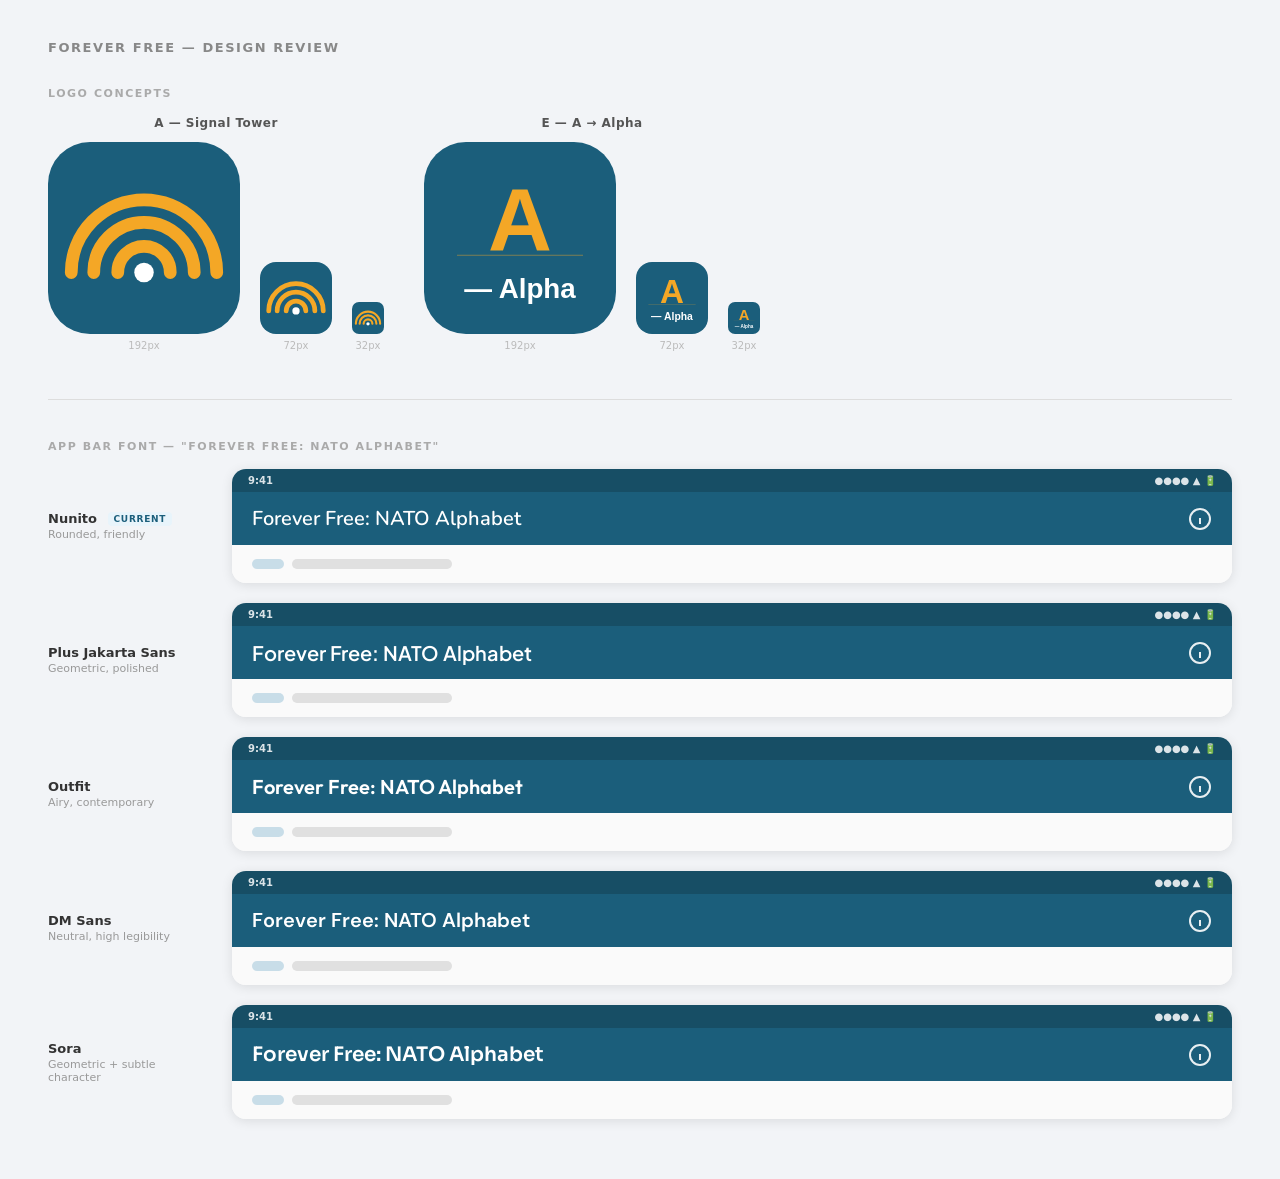
<file: design_review/index.html>
<!DOCTYPE html>
<html lang="en">
<head>
  <meta charset="UTF-8">
  <meta name="viewport" content="width=device-width, initial-scale=1.0">
  <title>Forever Free — Design Review</title>
  <link href="https://fonts.googleapis.com/css2?family=Plus+Jakarta+Sans:wght@400;600&family=Outfit:wght@400;600&family=DM+Sans:opsz,wght@9..40,400;9..40,600&family=Sora:wght@400;600&family=Nunito:wght@600&display=swap" rel="stylesheet">
  <style>
    *, *::before, *::after { box-sizing: border-box; margin: 0; padding: 0; }

    body {
      background: #F2F4F7;
      font-family: system-ui, sans-serif;
      padding: 40px 48px 60px;
      color: #1a1a1a;
    }

    h1 {
      font-size: 13px;
      font-weight: 600;
      letter-spacing: 0.12em;
      text-transform: uppercase;
      color: #888;
      margin-bottom: 32px;
    }

    /* ── Section header ─────────────────────────────────────────── */
    .section-label {
      font-size: 11px;
      font-weight: 700;
      letter-spacing: 0.14em;
      text-transform: uppercase;
      color: #aaa;
      margin: 48px 0 16px;
    }
    .section-label:first-of-type { margin-top: 0; }

    /* ── Logo row ────────────────────────────────────────────────── */
    .logo-row {
      display: flex;
      gap: 40px;
      align-items: flex-start;
    }

    .logo-card {
      display: flex;
      flex-direction: column;
      align-items: center;
      gap: 12px;
    }

    .logo-name {
      font-size: 12px;
      font-weight: 600;
      color: #555;
      letter-spacing: 0.04em;
    }

    /* logo at three sizes */
    .logo-sizes {
      display: flex;
      align-items: flex-end;
      gap: 20px;
    }
    .logo-sizes svg { display: block; border-radius: inherit; }
    .size-label {
      font-size: 10px;
      color: #bbb;
      text-align: center;
      margin-top: 6px;
    }
    .logo-size-wrap { display: flex; flex-direction: column; align-items: center; }

    /* ── Font comparison ─────────────────────────────────────────── */
    .font-bars {
      display: flex;
      flex-direction: column;
      gap: 20px;
    }

    .font-row {
      display: flex;
      align-items: center;
      gap: 24px;
    }

    .font-label-col {
      width: 160px;
      flex-shrink: 0;
    }
    .font-label-name {
      font-size: 13px;
      font-weight: 600;
      color: #333;
    }
    .font-label-note {
      font-size: 11px;
      color: #999;
      margin-top: 2px;
    }

    /* Phone chrome wrapper */
    .phone-bar {
      flex: 1;
      background: #fff;
      border-radius: 14px;
      overflow: hidden;
      box-shadow: 0 2px 12px rgba(0,0,0,0.10);
    }

    /* Fake status bar */
    .status-bar {
      background: #174e65;
      display: flex;
      justify-content: space-between;
      align-items: center;
      padding: 6px 16px;
    }
    .status-bar span {
      font-size: 10px;
      color: rgba(255,255,255,0.85);
      font-family: system-ui;
      font-weight: 600;
    }
    .status-icons { display: flex; gap: 6px; align-items: center; }

    /* App bar */
    .app-bar {
      background: #1B5E7B;
      display: flex;
      align-items: center;
      justify-content: space-between;
      padding: 14px 20px;
    }
    .app-bar-title {
      font-size: 20px;
      font-weight: 600;
      color: #ffffff;
      line-height: 1.25;
    }
    .app-bar-icon {
      width: 24px;
      height: 24px;
      opacity: 0.9;
    }

    /* Bottom preview strip */
    .screen-preview {
      background: #fafafa;
      padding: 14px 20px;
      display: flex;
      gap: 8px;
      align-items: center;
    }
    .preview-line {
      height: 10px;
      border-radius: 5px;
      background: #e0e0e0;
    }

    .f-plus-jakarta { font-family: 'Plus Jakarta Sans', sans-serif; }
    .f-outfit        { font-family: 'Outfit', sans-serif; }
    .f-dm-sans       { font-family: 'DM Sans', sans-serif; }
    .f-sora          { font-family: 'Sora', sans-serif; }
    .f-nunito        { font-family: 'Nunito', sans-serif; }

    .current-badge {
      display: inline-block;
      font-size: 9px;
      font-weight: 700;
      letter-spacing: 0.08em;
      text-transform: uppercase;
      background: #e8f4fb;
      color: #1B5E7B;
      padding: 2px 6px;
      border-radius: 4px;
      margin-left: 6px;
      vertical-align: middle;
    }

    .divider {
      border: none;
      border-top: 1px solid #ddd;
      margin: 48px 0 0;
    }
  </style>
</head>
<body>

  <h1>Forever Free — Design Review</h1>

  <!-- ── LOGOS ─────────────────────────────────────────────────── -->
  <div class="section-label">Logo Concepts</div>

  <div class="logo-row">

    <!-- Concept A: Signal Tower -->
    <div class="logo-card">
      <div class="logo-name">A — Signal Tower</div>
      <div class="logo-sizes">

        <div class="logo-size-wrap">
          <!-- 192px -->
          <svg width="192" height="192" viewBox="0 0 512 512" xmlns="http://www.w3.org/2000/svg" style="border-radius:42px">
            <rect width="512" height="512" rx="0" fill="#1B5E7B"/>
            <!-- Outer arc -->
            <path d="M 62 348 A 194 194 0 0 1 450 348"
                  stroke="#F4A726" stroke-width="34" fill="none" stroke-linecap="round"/>
            <!-- Middle arc -->
            <path d="M 122 348 A 134 134 0 0 1 390 348"
                  stroke="#F4A726" stroke-width="34" fill="none" stroke-linecap="round"/>
            <!-- Inner arc -->
            <path d="M 186 348 A 70 70 0 0 1 326 348"
                  stroke="#F4A726" stroke-width="34" fill="none" stroke-linecap="round"/>
            <!-- Center dot -->
            <circle cx="256" cy="348" r="26" fill="white"/>
          </svg>
          <div class="size-label">192px</div>
        </div>

        <div class="logo-size-wrap">
          <!-- 72px -->
          <svg width="72" height="72" viewBox="0 0 512 512" xmlns="http://www.w3.org/2000/svg" style="border-radius:16px">
            <rect width="512" height="512" fill="#1B5E7B"/>
            <path d="M 62 348 A 194 194 0 0 1 450 348"
                  stroke="#F4A726" stroke-width="34" fill="none" stroke-linecap="round"/>
            <path d="M 122 348 A 134 134 0 0 1 390 348"
                  stroke="#F4A726" stroke-width="34" fill="none" stroke-linecap="round"/>
            <path d="M 186 348 A 70 70 0 0 1 326 348"
                  stroke="#F4A726" stroke-width="34" fill="none" stroke-linecap="round"/>
            <circle cx="256" cy="348" r="26" fill="white"/>
          </svg>
          <div class="size-label">72px</div>
        </div>

        <div class="logo-size-wrap">
          <!-- 32px -->
          <svg width="32" height="32" viewBox="0 0 512 512" xmlns="http://www.w3.org/2000/svg" style="border-radius:7px">
            <rect width="512" height="512" fill="#1B5E7B"/>
            <path d="M 62 348 A 194 194 0 0 1 450 348"
                  stroke="#F4A726" stroke-width="34" fill="none" stroke-linecap="round"/>
            <path d="M 122 348 A 134 134 0 0 1 390 348"
                  stroke="#F4A726" stroke-width="34" fill="none" stroke-linecap="round"/>
            <path d="M 186 348 A 70 70 0 0 1 326 348"
                  stroke="#F4A726" stroke-width="34" fill="none" stroke-linecap="round"/>
            <circle cx="256" cy="348" r="26" fill="white"/>
          </svg>
          <div class="size-label">32px</div>
        </div>

      </div>
    </div>

    <!-- Concept E: A→Alpha Stack -->
    <div class="logo-card">
      <div class="logo-name">E — A → Alpha</div>
      <div class="logo-sizes">

        <div class="logo-size-wrap">
          <!-- 192px -->
          <svg width="192" height="192" viewBox="0 0 512 512" xmlns="http://www.w3.org/2000/svg" style="border-radius:42px">
            <rect width="512" height="512" fill="#1B5E7B"/>
            <!-- Large amber "A" -->
            <text x="256" y="210"
                  font-family="Arial Black, Impact, sans-serif"
                  font-size="236"
                  font-weight="900"
                  fill="#F4A726"
                  text-anchor="middle"
                  dominant-baseline="central">A</text>
            <!-- Thin amber separator line -->
            <line x1="88" y1="302" x2="424" y2="302"
                  stroke="#F4A726" stroke-width="3" opacity="0.45"/>
            <!-- White "— Alpha" -->
            <text x="256" y="390"
                  font-family="Arial, Helvetica, sans-serif"
                  font-size="74"
                  font-weight="700"
                  fill="white"
                  text-anchor="middle"
                  dominant-baseline="central">— Alpha</text>
          </svg>
          <div class="size-label">192px</div>
        </div>

        <div class="logo-size-wrap">
          <!-- 72px -->
          <svg width="72" height="72" viewBox="0 0 512 512" xmlns="http://www.w3.org/2000/svg" style="border-radius:16px">
            <rect width="512" height="512" fill="#1B5E7B"/>
            <text x="256" y="210"
                  font-family="Arial Black, Impact, sans-serif"
                  font-size="236" font-weight="900"
                  fill="#F4A726" text-anchor="middle" dominant-baseline="central">A</text>
            <line x1="88" y1="302" x2="424" y2="302"
                  stroke="#F4A726" stroke-width="3" opacity="0.45"/>
            <text x="256" y="390"
                  font-family="Arial, Helvetica, sans-serif"
                  font-size="74" font-weight="700"
                  fill="white" text-anchor="middle" dominant-baseline="central">— Alpha</text>
          </svg>
          <div class="size-label">72px</div>
        </div>

        <div class="logo-size-wrap">
          <!-- 32px -->
          <svg width="32" height="32" viewBox="0 0 512 512" xmlns="http://www.w3.org/2000/svg" style="border-radius:7px">
            <rect width="512" height="512" fill="#1B5E7B"/>
            <text x="256" y="210"
                  font-family="Arial Black, Impact, sans-serif"
                  font-size="236" font-weight="900"
                  fill="#F4A726" text-anchor="middle" dominant-baseline="central">A</text>
            <line x1="88" y1="302" x2="424" y2="302"
                  stroke="#F4A726" stroke-width="3" opacity="0.45"/>
            <text x="256" y="390"
                  font-family="Arial, Helvetica, sans-serif"
                  font-size="74" font-weight="700"
                  fill="white" text-anchor="middle" dominant-baseline="central">— Alpha</text>
          </svg>
          <div class="size-label">32px</div>
        </div>

      </div>
    </div>

  </div><!-- /.logo-row -->

  <hr class="divider">

  <!-- ── FONT COMPARISON ───────────────────────────────────────── -->
  <div class="section-label" style="margin-top:40px">App Bar Font — "Forever Free: NATO Alphabet"</div>

  <div class="font-bars">

    <!-- Current: Nunito -->
    <div class="font-row">
      <div class="font-label-col">
        <div class="font-label-name">Nunito <span class="current-badge">current</span></div>
        <div class="font-label-note">Rounded, friendly</div>
      </div>
      <div class="phone-bar">
        <div class="status-bar">
          <span>9:41</span>
          <div class="status-icons">
            <span>●●●● ▲ 🔋</span>
          </div>
        </div>
        <div class="app-bar">
          <span class="app-bar-title f-nunito">Forever Free: NATO Alphabet</span>
          <svg class="app-bar-icon" viewBox="0 0 24 24" fill="none" stroke="white" stroke-width="2">
            <circle cx="12" cy="12" r="10"/><line x1="12" y1="8" x2="12" y2="8" stroke-width="2.5"/><line x1="12" y1="11" x2="12" y2="17"/>
          </svg>
        </div>
        <div class="screen-preview">
          <div class="preview-line" style="width:32px; background:#c8dde8"></div>
          <div class="preview-line" style="width:160px"></div>
        </div>
      </div>
    </div>

    <!-- Plus Jakarta Sans -->
    <div class="font-row">
      <div class="font-label-col">
        <div class="font-label-name">Plus Jakarta Sans</div>
        <div class="font-label-note">Geometric, polished</div>
      </div>
      <div class="phone-bar">
        <div class="status-bar">
          <span>9:41</span>
          <div class="status-icons"><span>●●●● ▲ 🔋</span></div>
        </div>
        <div class="app-bar">
          <span class="app-bar-title f-plus-jakarta">Forever Free: NATO Alphabet</span>
          <svg class="app-bar-icon" viewBox="0 0 24 24" fill="none" stroke="white" stroke-width="2">
            <circle cx="12" cy="12" r="10"/><line x1="12" y1="8" x2="12" y2="8" stroke-width="2.5"/><line x1="12" y1="11" x2="12" y2="17"/>
          </svg>
        </div>
        <div class="screen-preview">
          <div class="preview-line" style="width:32px; background:#c8dde8"></div>
          <div class="preview-line" style="width:160px"></div>
        </div>
      </div>
    </div>

    <!-- Outfit -->
    <div class="font-row">
      <div class="font-label-col">
        <div class="font-label-name">Outfit</div>
        <div class="font-label-note">Airy, contemporary</div>
      </div>
      <div class="phone-bar">
        <div class="status-bar">
          <span>9:41</span>
          <div class="status-icons"><span>●●●● ▲ 🔋</span></div>
        </div>
        <div class="app-bar">
          <span class="app-bar-title f-outfit">Forever Free: NATO Alphabet</span>
          <svg class="app-bar-icon" viewBox="0 0 24 24" fill="none" stroke="white" stroke-width="2">
            <circle cx="12" cy="12" r="10"/><line x1="12" y1="8" x2="12" y2="8" stroke-width="2.5"/><line x1="12" y1="11" x2="12" y2="17"/>
          </svg>
        </div>
        <div class="screen-preview">
          <div class="preview-line" style="width:32px; background:#c8dde8"></div>
          <div class="preview-line" style="width:160px"></div>
        </div>
      </div>
    </div>

    <!-- DM Sans -->
    <div class="font-row">
      <div class="font-label-col">
        <div class="font-label-name">DM Sans</div>
        <div class="font-label-note">Neutral, high legibility</div>
      </div>
      <div class="phone-bar">
        <div class="status-bar">
          <span>9:41</span>
          <div class="status-icons"><span>●●●● ▲ 🔋</span></div>
        </div>
        <div class="app-bar">
          <span class="app-bar-title f-dm-sans">Forever Free: NATO Alphabet</span>
          <svg class="app-bar-icon" viewBox="0 0 24 24" fill="none" stroke="white" stroke-width="2">
            <circle cx="12" cy="12" r="10"/><line x1="12" y1="8" x2="12" y2="8" stroke-width="2.5"/><line x1="12" y1="11" x2="12" y2="17"/>
          </svg>
        </div>
        <div class="screen-preview">
          <div class="preview-line" style="width:32px; background:#c8dde8"></div>
          <div class="preview-line" style="width:160px"></div>
        </div>
      </div>
    </div>

    <!-- Sora -->
    <div class="font-row">
      <div class="font-label-col">
        <div class="font-label-name">Sora</div>
        <div class="font-label-note">Geometric + subtle character</div>
      </div>
      <div class="phone-bar">
        <div class="status-bar">
          <span>9:41</span>
          <div class="status-icons"><span>●●●● ▲ 🔋</span></div>
        </div>
        <div class="app-bar">
          <span class="app-bar-title f-sora">Forever Free: NATO Alphabet</span>
          <svg class="app-bar-icon" viewBox="0 0 24 24" fill="none" stroke="white" stroke-width="2">
            <circle cx="12" cy="12" r="10"/><line x1="12" y1="8" x2="12" y2="8" stroke-width="2.5"/><line x1="12" y1="11" x2="12" y2="17"/>
          </svg>
        </div>
        <div class="screen-preview">
          <div class="preview-line" style="width:32px; background:#c8dde8"></div>
          <div class="preview-line" style="width:160px"></div>
        </div>
      </div>
    </div>

  </div><!-- /.font-bars -->

</body>
</html>
</file>
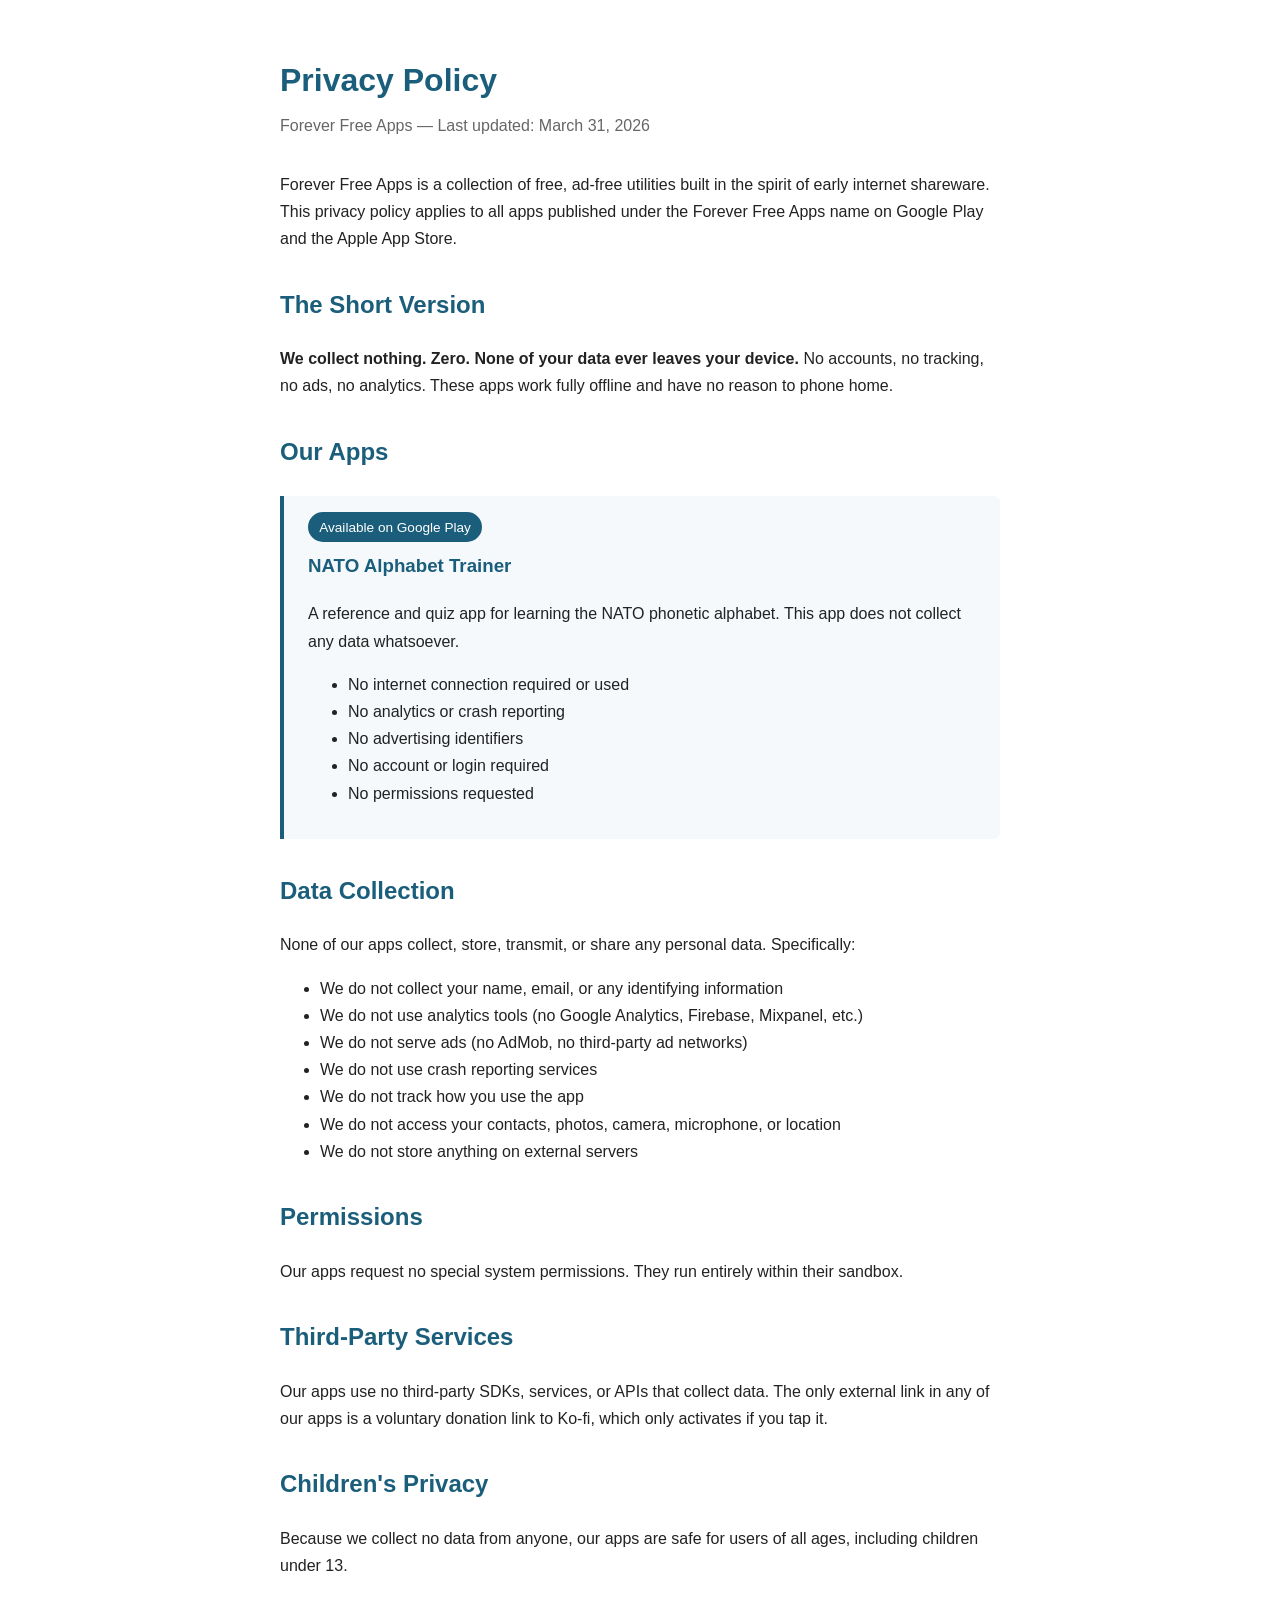
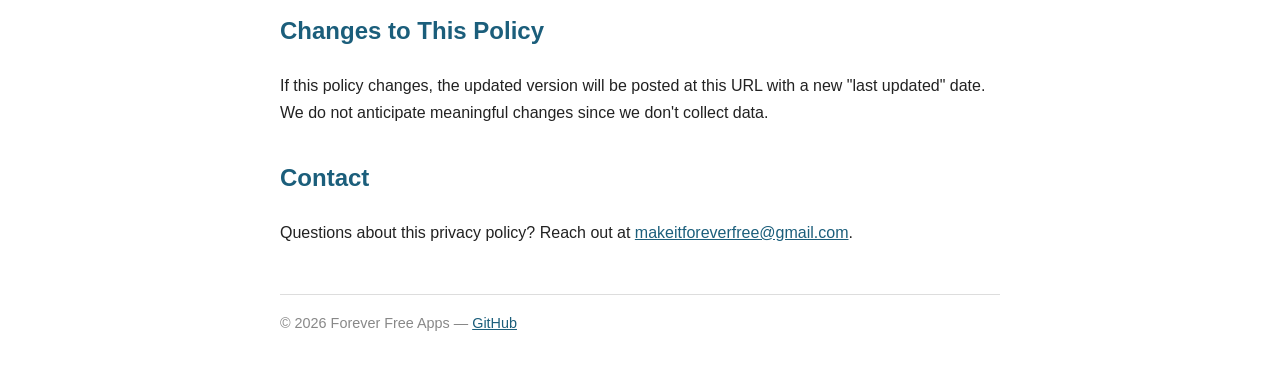
<file: privacy/index.html>
<!DOCTYPE html>
<html lang="en">
<head>
  <meta charset="UTF-8">
  <meta name="viewport" content="width=device-width, initial-scale=1.0">
  <title>Privacy Policy — Forever Free Apps</title>
  <style>
    body {
      font-family: -apple-system, BlinkMacSystemFont, "Segoe UI", Roboto, sans-serif;
      max-width: 720px;
      margin: 0 auto;
      padding: 2rem 1.5rem;
      color: #222;
      line-height: 1.7;
    }
    h1 { color: #1B5E7B; margin-bottom: 0.25rem; }
    h2 { color: #1B5E7B; margin-top: 2rem; }
    .subtitle { color: #666; margin-top: 0; margin-bottom: 2rem; }
    .app-section { background: #f5f9fc; border-left: 4px solid #1B5E7B; padding: 1rem 1.5rem; margin: 1.5rem 0; border-radius: 0 6px 6px 0; }
    .app-section h3 { margin-top: 0; color: #1B5E7B; }
    .badge { display: inline-block; background: #1B5E7B; color: white; padding: 0.2rem 0.7rem; border-radius: 999px; font-size: 0.85rem; margin-bottom: 0.5rem; }
    a { color: #1B5E7B; }
    footer { margin-top: 3rem; padding-top: 1rem; border-top: 1px solid #ddd; color: #888; font-size: 0.9rem; }
  </style>
</head>
<body>

  <h1>Privacy Policy</h1>
  <p class="subtitle">Forever Free Apps &mdash; Last updated: March 31, 2026</p>

  <p>
    Forever Free Apps is a collection of free, ad-free utilities built in the spirit of early
    internet shareware. This privacy policy applies to all apps published under the
    Forever Free Apps name on Google Play and the Apple App Store.
  </p>

  <h2>The Short Version</h2>
  <p>
    <strong>We collect nothing. Zero. None of your data ever leaves your device.</strong>
    No accounts, no tracking, no ads, no analytics. These apps work fully offline
    and have no reason to phone home.
  </p>

  <h2>Our Apps</h2>

  <div class="app-section">
    <span class="badge">Available on Google Play</span>
    <h3>NATO Alphabet Trainer</h3>
    <p>
      A reference and quiz app for learning the NATO phonetic alphabet.
      This app does not collect any data whatsoever.
    </p>
    <ul>
      <li>No internet connection required or used</li>
      <li>No analytics or crash reporting</li>
      <li>No advertising identifiers</li>
      <li>No account or login required</li>
      <li>No permissions requested</li>
    </ul>
  </div>

  <h2>Data Collection</h2>
  <p>None of our apps collect, store, transmit, or share any personal data. Specifically:</p>
  <ul>
    <li>We do not collect your name, email, or any identifying information</li>
    <li>We do not use analytics tools (no Google Analytics, Firebase, Mixpanel, etc.)</li>
    <li>We do not serve ads (no AdMob, no third-party ad networks)</li>
    <li>We do not use crash reporting services</li>
    <li>We do not track how you use the app</li>
    <li>We do not access your contacts, photos, camera, microphone, or location</li>
    <li>We do not store anything on external servers</li>
  </ul>

  <h2>Permissions</h2>
  <p>Our apps request no special system permissions. They run entirely within their sandbox.</p>

  <h2>Third-Party Services</h2>
  <p>
    Our apps use no third-party SDKs, services, or APIs that collect data.
    The only external link in any of our apps is a voluntary donation link to Ko-fi,
    which only activates if you tap it.
  </p>

  <h2>Children's Privacy</h2>
  <p>
    Because we collect no data from anyone, our apps are safe for users of all ages,
    including children under 13.
  </p>

  <h2>Changes to This Policy</h2>
  <p>
    If this policy changes, the updated version will be posted at this URL with a new
    "last updated" date. We do not anticipate meaningful changes since we don't collect data.
  </p>

  <h2>Contact</h2>
  <p>
    Questions about this privacy policy? Reach out at
    <a href="mailto:makeitforeverfree@gmail.com">makeitforeverfree@gmail.com</a>.
  </p>

  <footer>
    &copy; 2026 Forever Free Apps &mdash;
    <a href="https://github.com/tobin00/forever-free-apps">GitHub</a>
  </footer>

</body>
</html>
</file>
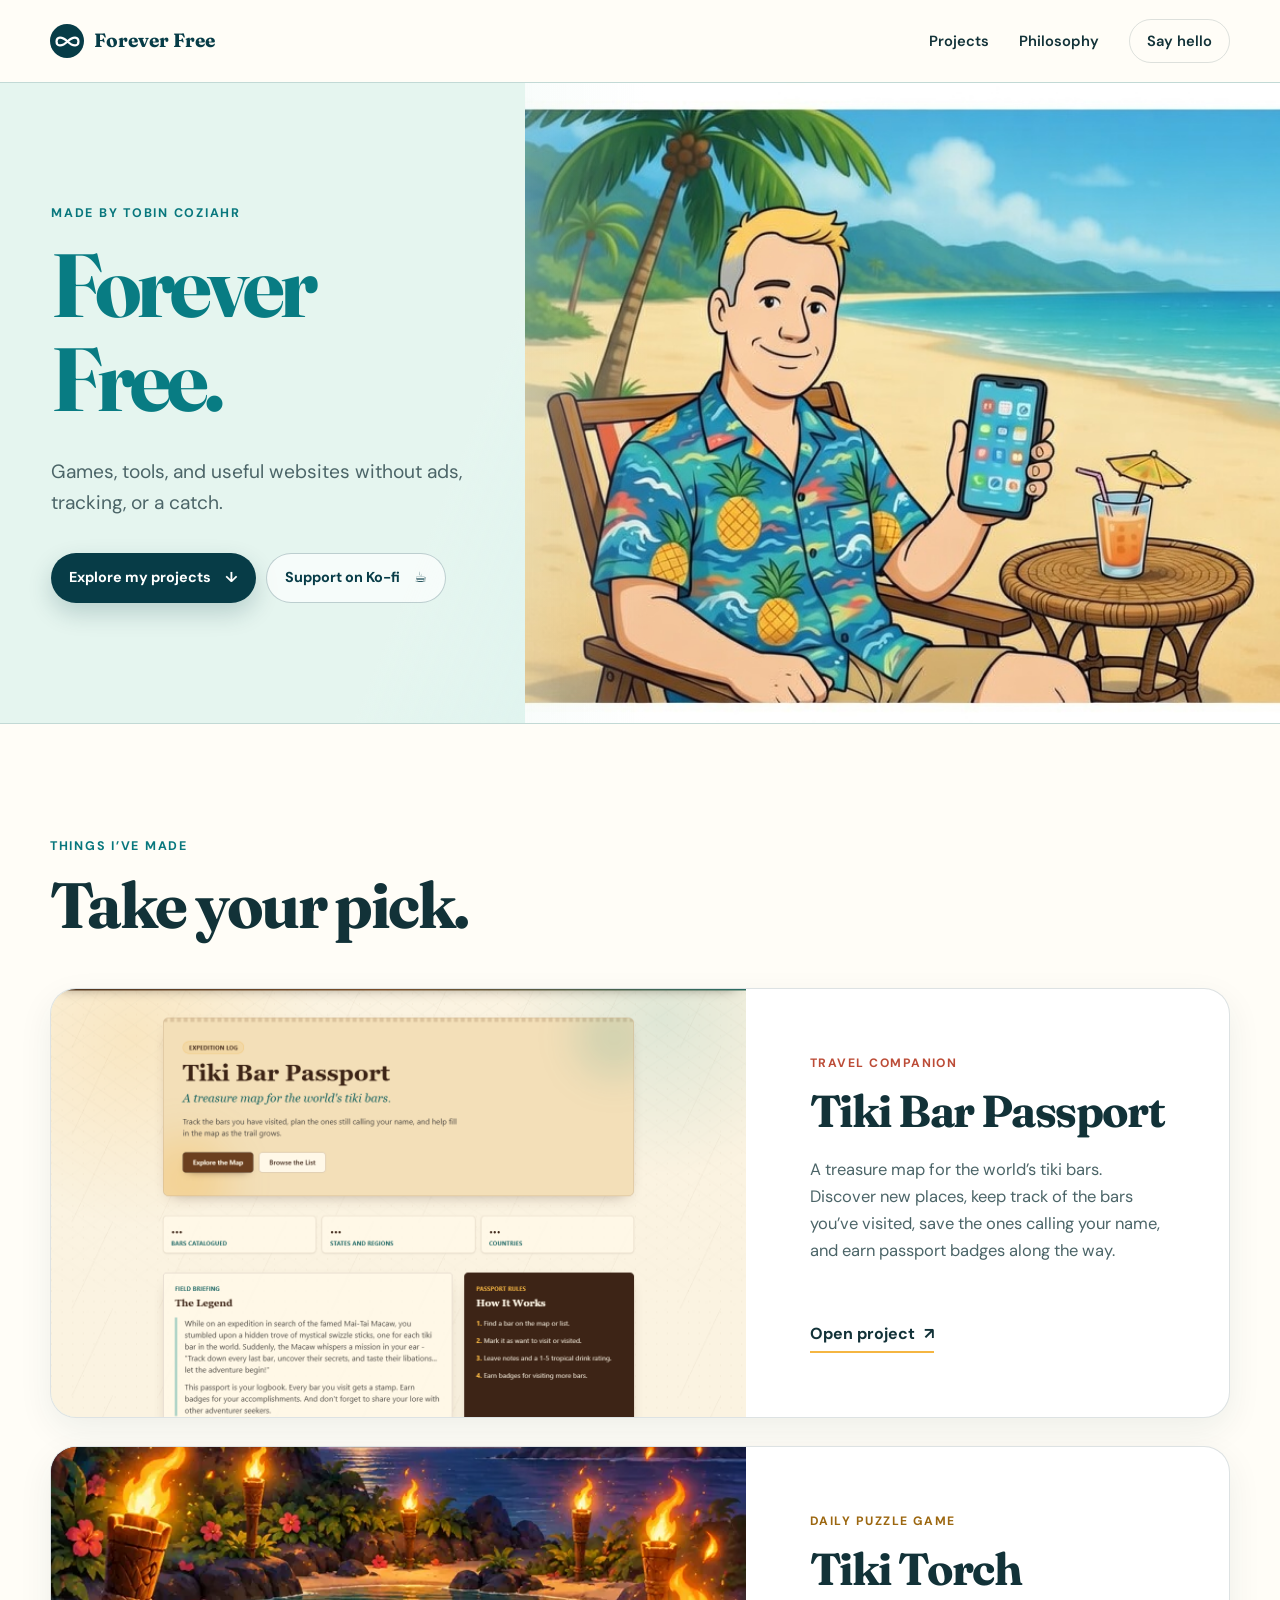
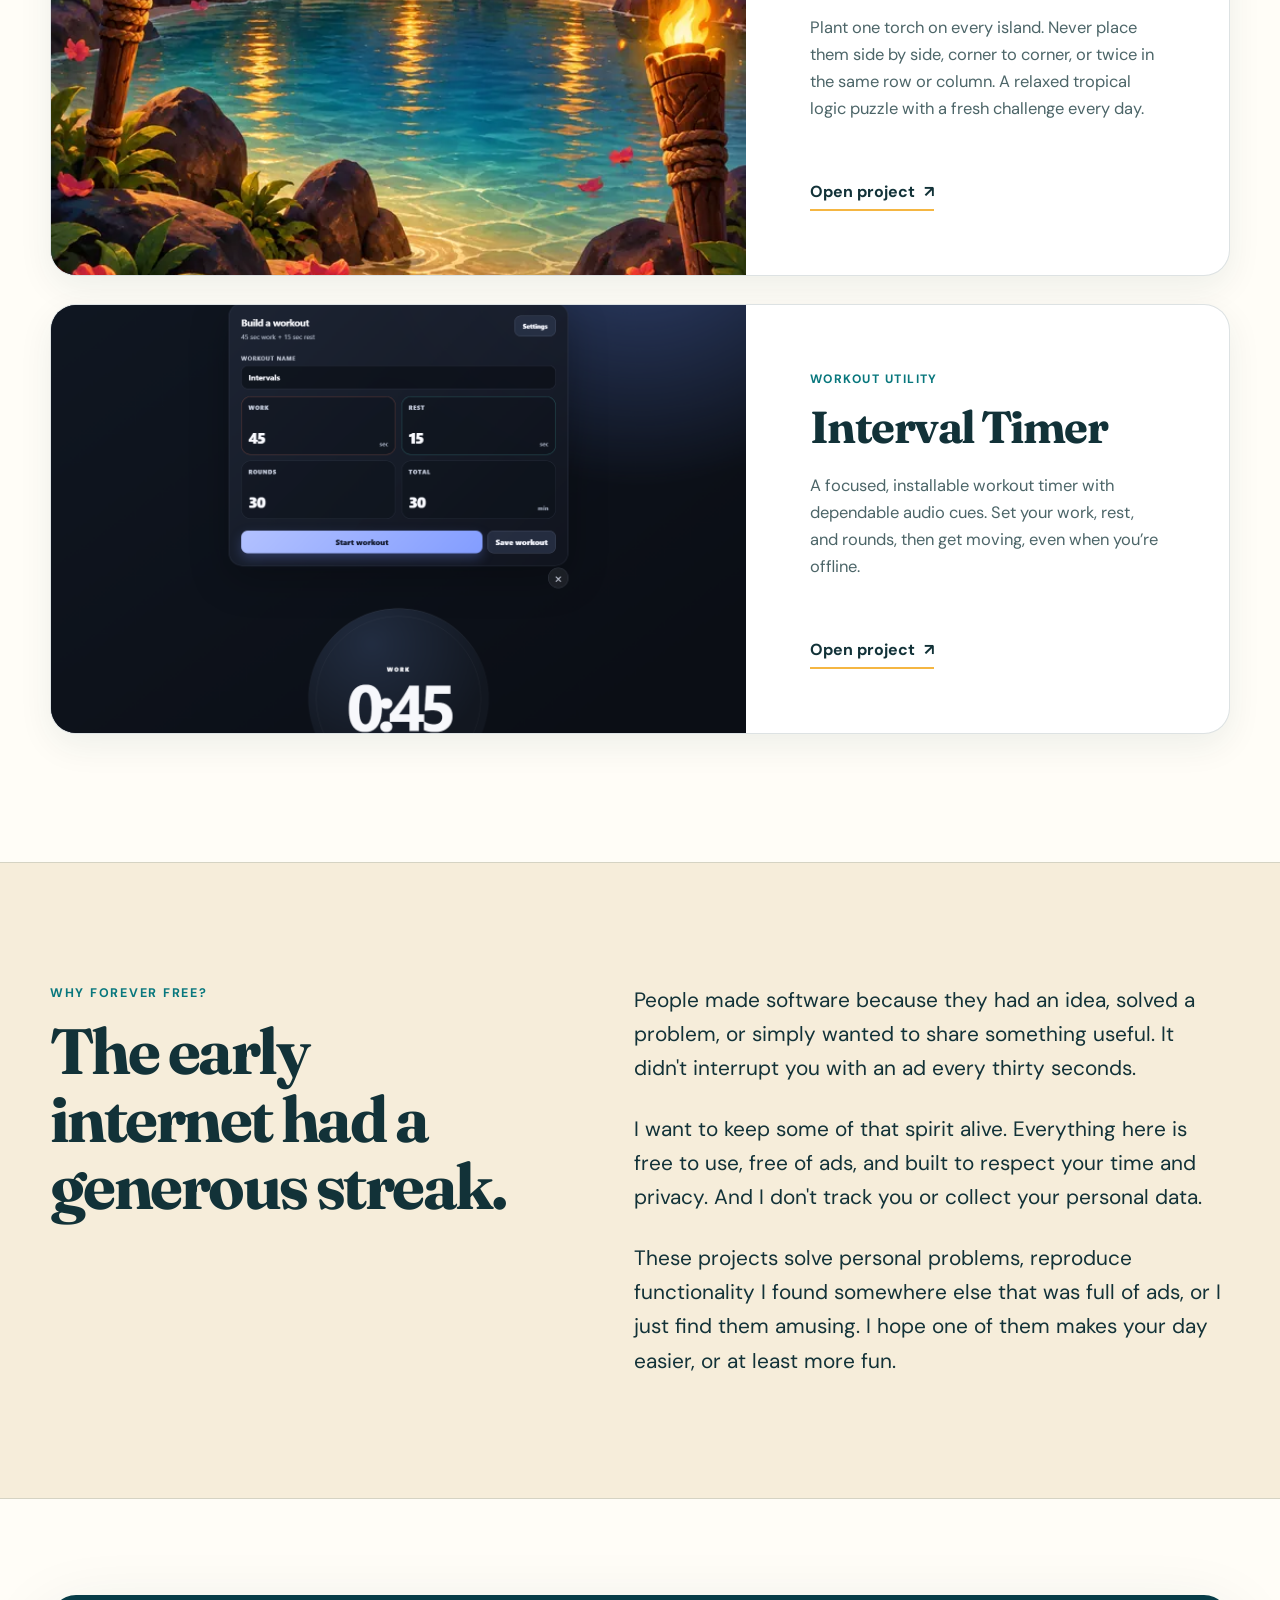
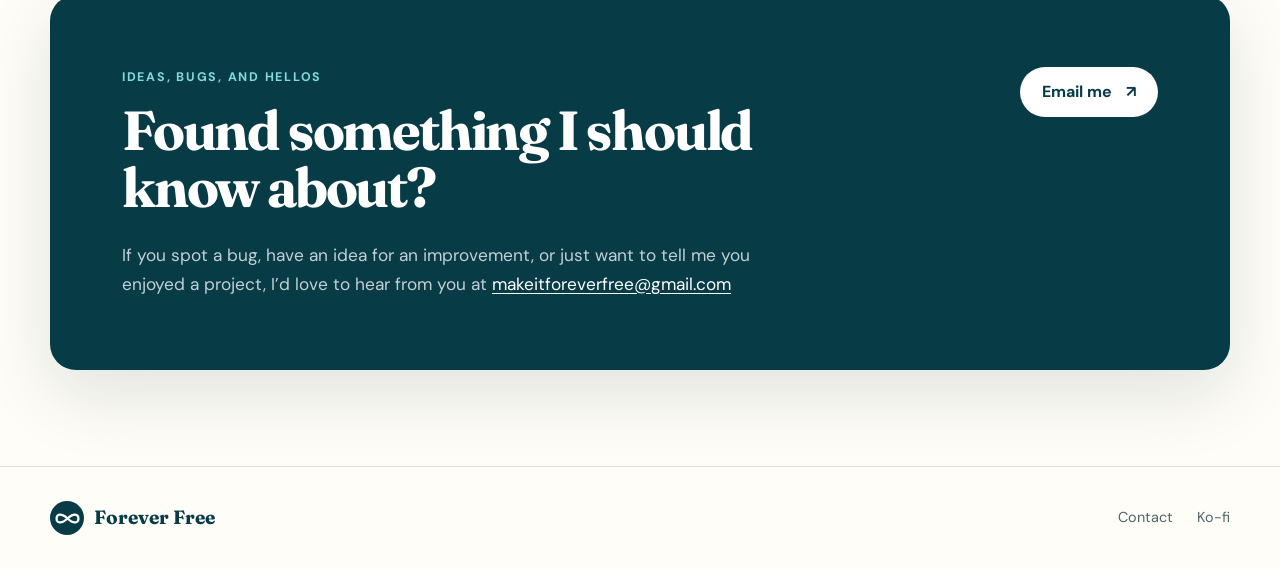
<file: website/index.html>
<!doctype html>
<html lang="en">
<head>
  <meta charset="utf-8">
  <meta name="viewport" content="width=device-width, initial-scale=1">
  <title>Forever Free | Games, tools, and useful websites</title>
  <meta name="description" content="Games, tools, and useful websites made by Tobin Coziahr. No ads, no subscriptions, and no cost.">
  <meta name="theme-color" content="#073c47">
  <link rel="preconnect" href="https://fonts.googleapis.com">
  <link rel="preconnect" href="https://fonts.gstatic.com" crossorigin>
  <link href="https://fonts.googleapis.com/css2?family=DM+Sans:wght@400;500;600;700&family=Fraunces:opsz,wght@9..144,600;9..144,700&display=swap" rel="stylesheet">
  <link rel="icon" href="favicon.svg" type="image/svg+xml">
  <link rel="stylesheet" href="style.css">
</head>
<body>
  <a class="skip-link" href="#projects">Skip to projects</a>
  <header class="site-header">
    <a class="wordmark" href="#top" aria-label="Forever Free home"><span class="wordmark-mark" aria-hidden="true"><svg viewBox="0 0 32 32"><path d="M3 16C3 10.5 8.9 9.2 16 16S29 21.5 29 16 23.1 9.2 16 16 3 21.5 3 16Z" fill="none" stroke="currentColor" stroke-width="2.6" stroke-linecap="round" stroke-linejoin="round"/></svg></span><span>Forever Free</span></a>
    <nav aria-label="Main navigation">
      <a href="#projects">Projects</a>
      <a href="#philosophy">Philosophy</a>
      <a class="nav-contact" href="#contact">Say hello</a>
    </nav>
  </header>

  <main id="top">
    <section class="hero" aria-labelledby="hero-title">
      <div class="hero-copy">
        <p class="eyebrow">Made by Tobin Coziahr</p>
        <h1 id="hero-title">Forever Free.</h1>
        <p class="hero-intro">Games, tools, and useful websites without ads, tracking, or a catch.</p>
        <div class="hero-actions">
          <a class="button button-primary" href="#projects">Explore my projects <span aria-hidden="true">↓</span></a>
          <a class="button button-support" href="https://ko-fi.com/foreverfreeapps" target="_blank" rel="noopener">Support on Ko-fi <span aria-hidden="true">☕</span></a>
        </div>
      </div>
      <div class="hero-art" role="img" aria-label="Tobin relaxing by a tropical beach while holding a phone"></div>
    </section>

    <section class="projects-section" id="projects" aria-labelledby="projects-title">
      <div class="section-heading">
        <div><p class="eyebrow">Things I’ve made</p><h2 id="projects-title">Take your pick.</h2></div>
      </div>
      <div class="project-grid" id="project-grid"></div>
    </section>

    <section class="philosophy" id="philosophy" aria-labelledby="philosophy-title">
      <div class="philosophy-heading"><p class="eyebrow">Why Forever Free?</p><h2 id="philosophy-title">The early internet had a generous streak.</h2></div>
      <div class="philosophy-copy">
        <p>People made software because they had an idea, solved a problem, or simply wanted to share something useful. It didn't interrupt you with an ad every thirty seconds.</p>
        <p>I want to keep some of that spirit alive. Everything here is free to use, free of ads, and built to respect your time and privacy. And I don't track you or collect your personal data.</p>
        <p>These projects solve personal problems, reproduce functionality I found somewhere else that was full of ads, or I just find them amusing. I hope one of them makes your day easier, or at least more fun.</p>
      </div>
    </section>

    <section class="contact" id="contact" aria-labelledby="contact-title">
      <div>
        <p class="eyebrow">Ideas, bugs, and hellos</p>
        <h2 id="contact-title">Found something I should know about?</h2>
        <p>If you spot a bug, have an idea for an improvement, or just want to tell me you enjoyed a project, I’d love to hear from you at <a href="mailto:makeitforeverfree@gmail.com">makeitforeverfree@gmail.com</a></p>
      </div>
      <a class="button button-light" href="mailto:makeitforeverfree@gmail.com">Email me <span aria-hidden="true">↗</span></a>
    </section>
  </main>

  <footer class="site-footer">
    <a class="wordmark footer-wordmark" href="#top"><span class="wordmark-mark" aria-hidden="true"><svg viewBox="0 0 32 32"><path d="M3 16C3 10.5 8.9 9.2 16 16S29 21.5 29 16 23.1 9.2 16 16 3 21.5 3 16Z" fill="none" stroke="currentColor" stroke-width="2.6" stroke-linecap="round" stroke-linejoin="round"/></svg></span><span>Forever Free</span></a>
    <div class="footer-links"><a href="mailto:makeitforeverfree@gmail.com">Contact</a><a href="https://ko-fi.com/foreverfreeapps" target="_blank" rel="noopener">Ko-fi <span class="sr-only">(opens in a new tab)</span></a></div>
  </footer>

  <script src="projects-data.js"></script>
  <script src="app.js"></script>
</body>
</html>
</file>
<file: website/style.css>
:root {
  --ink: #123238; --ink-soft: #4c6568; --deep: #073c47; --aqua-pale: #dff4ef;
  --sun: #f5b642; --paper: #fffdf7; --sand: #f6edda; --line: rgba(18,50,56,.14);
  --shadow: 0 24px 70px rgba(13,54,61,.13); --radius: 26px; --max: 1180px;
}
*,*::before,*::after{box-sizing:border-box} html{scroll-behavior:smooth}
body{margin:0;overflow-x:hidden;background:var(--paper);color:var(--ink);font-family:"DM Sans",system-ui,sans-serif;font-size:1rem;line-height:1.65;-webkit-font-smoothing:antialiased}
img{display:block;max-width:100%} a{color:inherit}
.skip-link{position:fixed;left:16px;top:12px;z-index:100;padding:10px 16px;border-radius:8px;background:white;transform:translateY(-150%)}
.skip-link:focus{transform:translateY(0)}
.sr-only{position:absolute;width:1px;height:1px;overflow:hidden;clip:rect(0,0,0,0);white-space:nowrap}
.site-header{display:flex;align-items:center;justify-content:space-between;width:min(calc(100% - 48px),var(--max));min-height:82px;margin:0 auto}
.wordmark{display:inline-flex;align-items:center;gap:10px;color:var(--deep);font-family:"Fraunces",Georgia,serif;font-size:1.2rem;font-weight:700;text-decoration:none}
.wordmark-mark{display:grid;place-items:center;width:34px;height:34px;border-radius:50%;background:var(--deep);color:white}
.wordmark-mark svg{width:27px;height:27px;fill:currentColor}
nav{display:flex;align-items:center;gap:30px} nav a{font-size:.92rem;font-weight:600;text-decoration:none} nav a:hover{color:#087c83}
.nav-contact{padding:9px 17px;border:1px solid var(--line);border-radius:999px}
.hero{position:relative;display:grid;grid-template-columns:minmax(360px,.82fr) 1.18fr;min-height:640px;overflow:hidden;background:var(--aqua-pale);border-block:1px solid var(--line)}
.hero-copy{position:relative;z-index:2;display:flex;min-width:0;flex-direction:column;justify-content:center;padding:78px clamp(40px,4vw,70px);overflow:hidden;background:linear-gradient(112deg,#e5f5ef 0%,#e5f5ef 78%,rgba(229,245,239,.25) 100%)}
.eyebrow{margin:0 0 14px;color:#08777d;font-size:.78rem;font-weight:700;letter-spacing:.14em;text-transform:uppercase}
h1,h2,h3{font-family:"Fraunces",Georgia,serif;line-height:1.05}
h1{margin:0;color:#087c83;font-size:clamp(3.9rem,7vw,7rem);letter-spacing:-.055em}
.hero-intro{max-width:570px;margin:30px 0 34px;color:var(--ink-soft);font-size:clamp(1.08rem,1.5vw,1.28rem)}
.hero-art{min-height:640px;background-image:linear-gradient(90deg,rgba(229,245,239,.25),transparent 16%),url("assets/cVBCR.jpg");background-position:left 49%;background-size:auto 960px}
.button{display:inline-flex;align-items:center;justify-content:center;align-self:flex-start;gap:14px;min-height:50px;padding:12px 22px;border-radius:999px;font-weight:700;text-decoration:none;transition:transform .2s ease,background .2s ease,box-shadow .2s ease}
.hero-actions{display:flex;align-items:center;flex-wrap:wrap;gap:10px}.hero-actions .button{padding-inline:18px;font-size:.9rem}.button:hover{transform:translateY(-2px)} .button-primary{background:var(--deep);color:white;box-shadow:0 10px 25px rgba(7,60,71,.2)} .button-primary:hover{background:#095867}.button-support{border:1px solid rgba(7,60,71,.24);background:rgba(255,255,255,.65);color:var(--deep)}.button-support:hover{background:white}.button-light{background:white;color:var(--deep)}
.projects-section{width:min(calc(100% - 48px),var(--max));margin:0 auto;padding:112px 0 128px}
.section-heading{margin-bottom:50px}
.section-heading h2,.philosophy h2,.contact h2{margin:0;font-size:clamp(2.4rem,5vw,4.8rem);letter-spacing:-.04em}
.project-grid{display:grid;grid-template-columns:1fr;gap:28px}
.project-card{display:grid;grid-template-columns:1.18fr .82fr;min-width:0;min-height:430px;overflow:hidden;border:1px solid var(--line);border-radius:var(--radius);background:white;box-shadow:0 12px 35px rgba(13,54,61,.07)}
.project-featured{min-height:430px}
.project-visual{position:relative;display:block;min-height:0;overflow:hidden;background:#d9ece9}
.media-cover>img{position:absolute;inset:0;width:100%;height:100%;object-fit:cover;transition:transform .45s ease}.media-cover:hover>img{transform:scale(1.025)}
.project-featured .media-cover>img{object-position:25% center}
.media-phones{display:flex;align-items:center;justify-content:center;padding:34px;background:linear-gradient(145deg,#dff4ef,#f6edda)}
.phone-gallery{display:flex;align-items:center;justify-content:center;gap:clamp(16px,3vw,34px);width:100%;height:100%}
.phone-shot{width:auto;height:auto;max-width:42%;max-height:390px;border:5px solid rgba(18,50,56,.82);border-radius:24px;background:white;box-shadow:0 18px 35px rgba(7,60,71,.2);transition:transform .3s ease}
.phone-gallery.single .phone-shot{max-width:58%}.media-phones:hover .phone-shot{transform:translateY(-3px)}
.accent-gold .project-visual{background:#211629}.accent-gold .media-cover>img{object-position:center}.accent-blue .project-visual{background:#0d1421}
.project-body{display:flex;min-width:0;flex-direction:column;justify-content:center;padding:clamp(38px,5vw,68px)}.project-featured .project-body{padding:clamp(38px,5vw,68px)}
.project-type{margin:0 0 14px;color:#08777d;font-size:.76rem;font-weight:700;letter-spacing:.12em;text-transform:uppercase}.accent-coral .project-type{color:#bc4c37}.accent-gold .project-type{color:#9c6710}
.project-card h3{margin:0;font-size:clamp(2rem,3.5vw,3.5rem);letter-spacing:-.035em}.project-card h3 a{text-decoration:none}.project-card h3 a:hover{color:#08777d}
.project-description{margin:22px 0 30px;color:var(--ink-soft);font-size:1.03rem}
.project-link{display:inline-flex;align-items:center;gap:9px;width:max-content;margin-top:auto;padding-bottom:3px;border-bottom:2px solid var(--sun);font-weight:700;text-decoration:none}.project-link:hover{color:#08777d}
.philosophy{display:grid;grid-template-columns:.88fr 1.12fr;gap:clamp(50px,9vw,140px);padding:120px max(24px,calc((100vw - var(--max))/2));background:var(--sand);border-block:1px solid var(--line)}
.philosophy-heading{align-self:start;position:sticky;top:40px}.philosophy-copy{max-width:650px}.philosophy-copy p{margin:0;font-size:clamp(1.1rem,1.7vw,1.3rem)}.philosophy-copy p+p{margin-top:26px}
.contact{display:flex;align-items:center;justify-content:space-between;gap:70px;width:min(calc(100% - 48px),var(--max));margin:96px auto;padding:clamp(38px,6vw,72px);border-radius:var(--radius);background:var(--deep);color:white;box-shadow:var(--shadow)}
.contact .eyebrow{color:#82dadd}.contact h2{max-width:750px;font-size:clamp(2.2rem,4.3vw,4rem)}.contact p:not(.eyebrow){max-width:690px;margin:24px 0 0;color:rgba(255,255,255,.76);font-size:1.08rem}.contact p a{color:white;text-underline-offset:3px}.contact .button{flex-shrink:0}
.site-footer{display:grid;grid-template-columns:1fr 1fr;align-items:center;gap:30px;padding:34px max(24px,calc((100vw - var(--max))/2));border-top:1px solid var(--line);color:var(--ink-soft);font-size:.9rem}.footer-links{display:flex;justify-content:flex-end;gap:24px}.footer-links a{text-decoration:none}.footer-links a:hover{color:#08777d}
:focus-visible{outline:3px solid var(--sun);outline-offset:4px}
@media(max-width:900px){.hero{grid-template-columns:1fr}.hero-copy{padding:70px 32px 54px;background:var(--aqua-pale)}.hero-art{min-height:430px;background-position:left 49%}.project-card,.project-featured{grid-template-columns:1fr}.project-visual{height:390px}.philosophy{grid-template-columns:1fr}.philosophy-heading{position:static}.contact{align-items:flex-start;flex-direction:column;gap:34px}}
@media(max-width:650px){.site-header{width:min(calc(100% - 32px),var(--max));min-height:70px}nav a:not(.nav-contact){display:none}nav{gap:0}.nav-contact{padding:7px 13px}.hero{min-height:auto}.hero-copy{padding:56px 20px 46px}h1{font-size:clamp(3rem,14vw,4.6rem)}.hero-actions{align-items:stretch;flex-direction:column}.hero-actions .button{align-self:stretch}.hero-art{min-height:330px;background-size:auto 510px;background-position:left 49%}.projects-section{width:min(calc(100% - 32px),var(--max));padding:82px 0 92px}.project-visual{height:270px}.media-phones{padding:22px 14px}.phone-gallery{gap:12px}.phone-shot{max-width:46%;max-height:240px;border-width:4px;border-radius:18px}.phone-gallery.single .phone-shot{max-width:68%}.project-body,.project-featured .project-body{padding:28px 24px 32px}.project-card h3{font-size:2.25rem}.philosophy{padding-block:84px}.contact{width:min(calc(100% - 32px),var(--max));margin:64px auto;padding:34px 24px}.site-footer{grid-template-columns:1fr;text-align:center}.footer-wordmark{justify-self:center}.footer-links{justify-content:center}}
@media(prefers-reduced-motion:reduce){html{scroll-behavior:auto}*,*::before,*::after{transition-duration:.01ms!important}}
</file>
